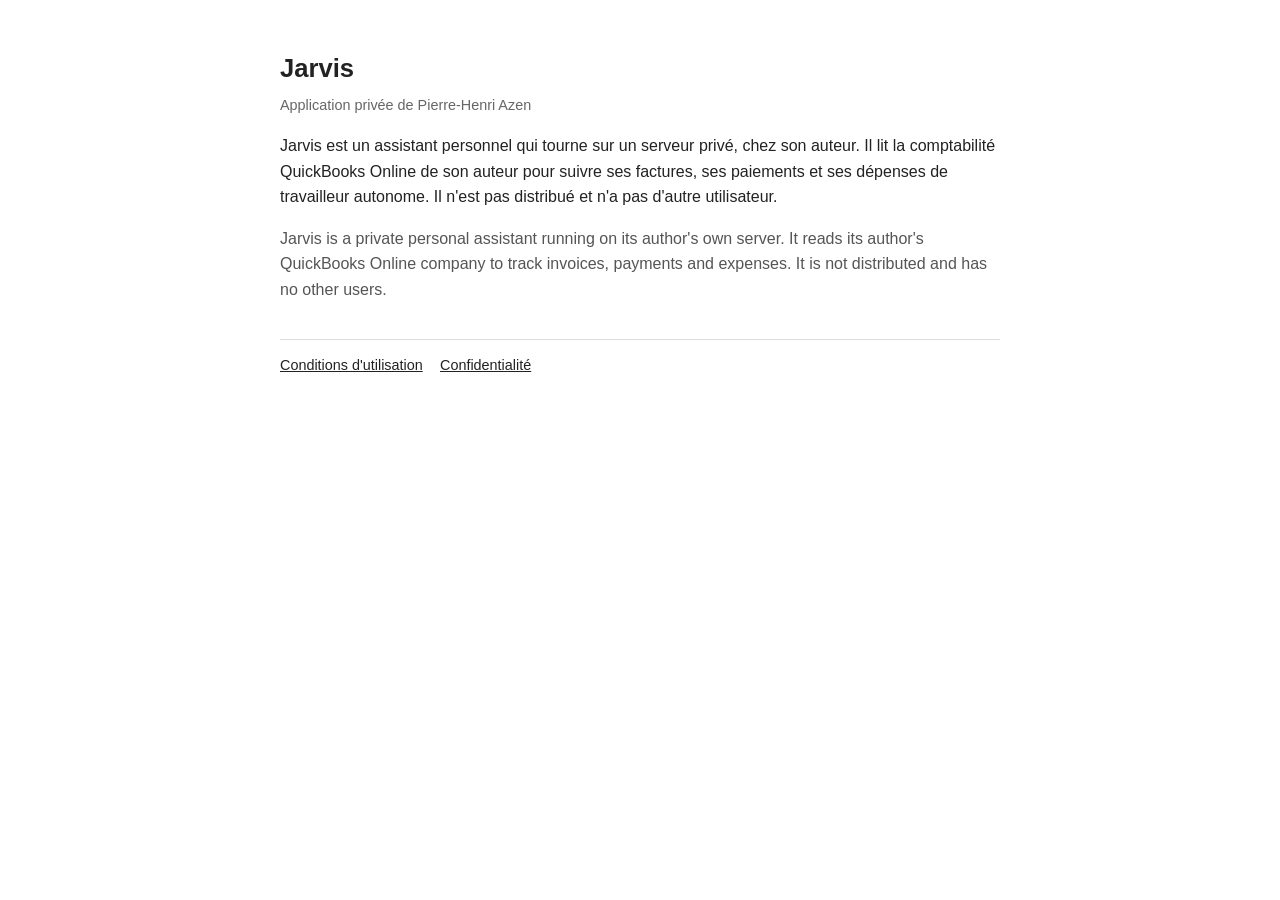
<file: index.html>
<!doctype html>
<html lang="fr"><head><meta charset="utf-8"><meta name="viewport" content="width=device-width,initial-scale=1">
<title>Jarvis</title><link rel="stylesheet" href="style.css"></head>
<body>
<h1>Jarvis</h1>
<p class="meta">Application privée de Pierre-Henri Azen</p>
<p>Jarvis est un assistant personnel qui tourne sur un serveur privé, chez son auteur. Il lit la comptabilité
QuickBooks Online de son auteur pour suivre ses factures, ses paiements et ses dépenses de travailleur autonome.
Il n'est pas distribué et n'a pas d'autre utilisateur.</p>
<p class="en">Jarvis is a private personal assistant running on its author's own server. It reads its author's
QuickBooks Online company to track invoices, payments and expenses. It is not distributed and has no other users.</p>
<nav><a href="conditions.html">Conditions d'utilisation</a><a href="confidentialite.html">Confidentialité</a></nav>
</body></html>
</file>
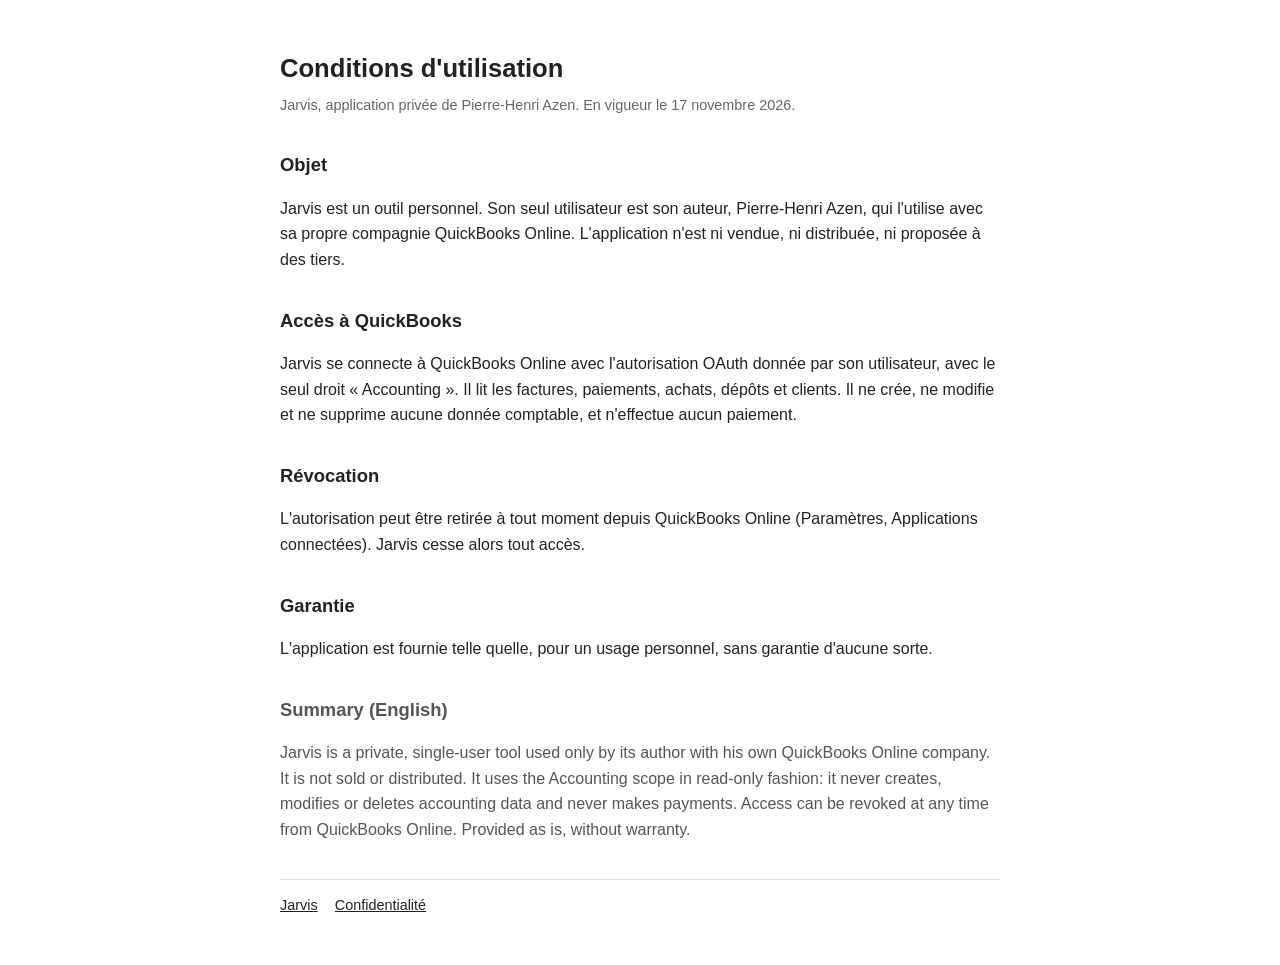
<file: conditions.html>
<!doctype html>
<html lang="fr"><head><meta charset="utf-8"><meta name="viewport" content="width=device-width,initial-scale=1">
<title>Jarvis, conditions d'utilisation</title><link rel="stylesheet" href="style.css"></head>
<body>
<h1>Conditions d'utilisation</h1>
<p class="meta">Jarvis, application privée de Pierre-Henri Azen. En vigueur le 17 novembre 2026.</p>

<h2>Objet</h2>
<p>Jarvis est un outil personnel. Son seul utilisateur est son auteur, Pierre-Henri Azen, qui l'utilise avec sa
propre compagnie QuickBooks Online. L'application n'est ni vendue, ni distribuée, ni proposée à des tiers.</p>

<h2>Accès à QuickBooks</h2>
<p>Jarvis se connecte à QuickBooks Online avec l'autorisation OAuth donnée par son utilisateur, avec le seul droit
« Accounting ». Il lit les factures, paiements, achats, dépôts et clients. Il ne crée, ne modifie et ne supprime
aucune donnée comptable, et n'effectue aucun paiement.</p>

<h2>Révocation</h2>
<p>L'autorisation peut être retirée à tout moment depuis QuickBooks Online (Paramètres, Applications connectées).
Jarvis cesse alors tout accès.</p>

<h2>Garantie</h2>
<p>L'application est fournie telle quelle, pour un usage personnel, sans garantie d'aucune sorte.</p>

<h2 class="en">Summary (English)</h2>
<p class="en">Jarvis is a private, single-user tool used only by its author with his own QuickBooks Online company.
It is not sold or distributed. It uses the Accounting scope in read-only fashion: it never creates, modifies or
deletes accounting data and never makes payments. Access can be revoked at any time from QuickBooks Online.
Provided as is, without warranty.</p>

<nav><a href="index.html">Jarvis</a><a href="confidentialite.html">Confidentialité</a></nav>
</body></html>
</file>
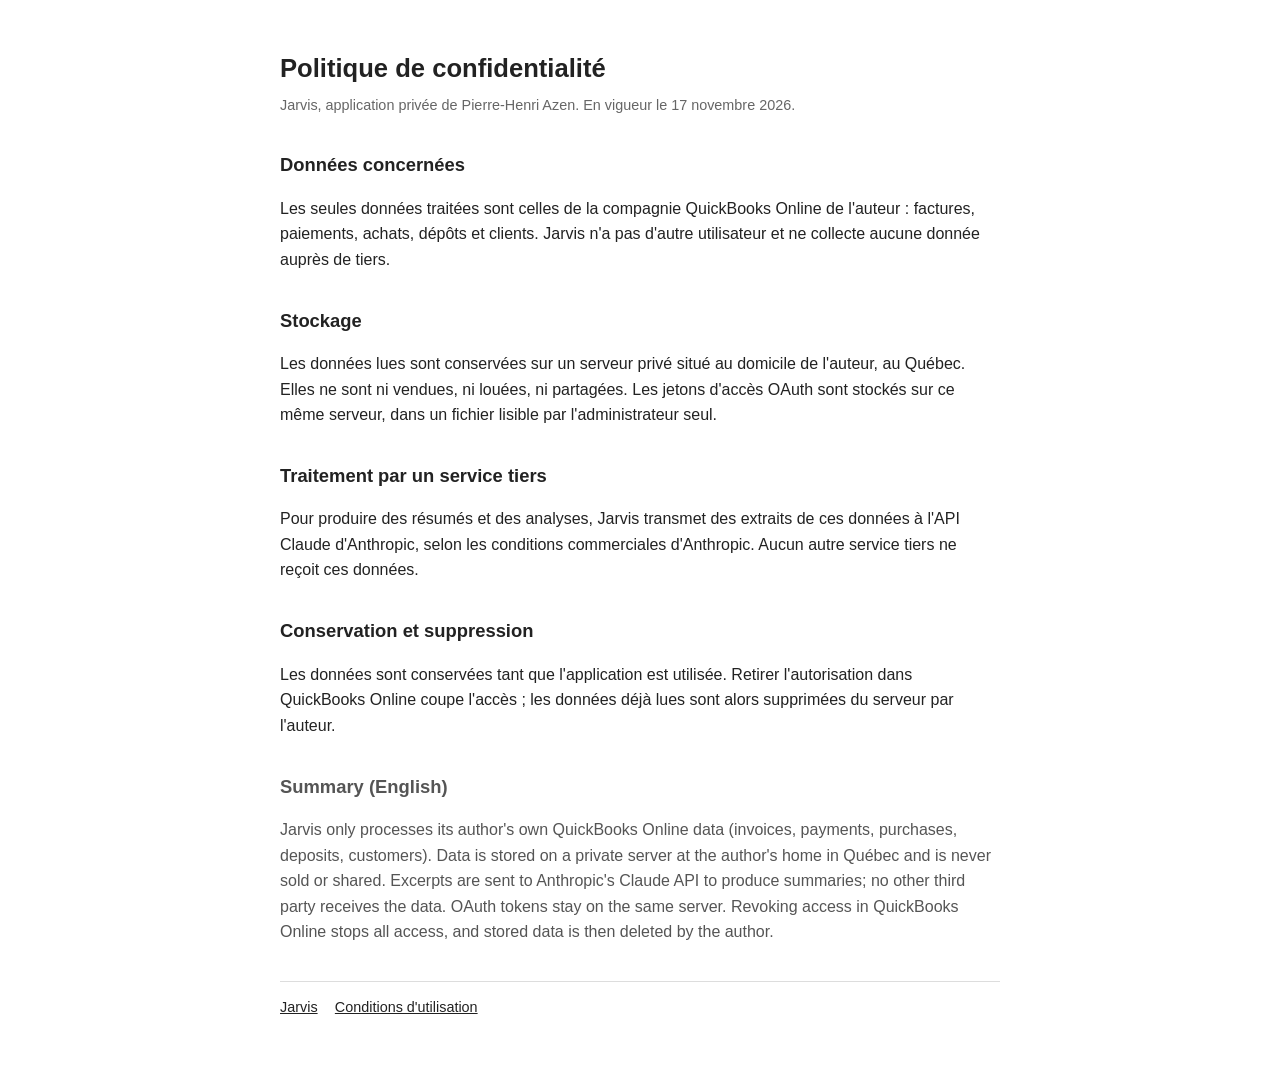
<file: confidentialite.html>
<!doctype html>
<html lang="fr"><head><meta charset="utf-8"><meta name="viewport" content="width=device-width,initial-scale=1">
<title>Jarvis, confidentialité</title><link rel="stylesheet" href="style.css"></head>
<body>
<h1>Politique de confidentialité</h1>
<p class="meta">Jarvis, application privée de Pierre-Henri Azen. En vigueur le 17 novembre 2026.</p>

<h2>Données concernées</h2>
<p>Les seules données traitées sont celles de la compagnie QuickBooks Online de l'auteur : factures, paiements,
achats, dépôts et clients. Jarvis n'a pas d'autre utilisateur et ne collecte aucune donnée auprès de tiers.</p>

<h2>Stockage</h2>
<p>Les données lues sont conservées sur un serveur privé situé au domicile de l'auteur, au Québec. Elles ne sont
ni vendues, ni louées, ni partagées. Les jetons d'accès OAuth sont stockés sur ce même serveur, dans un fichier
lisible par l'administrateur seul.</p>

<h2>Traitement par un service tiers</h2>
<p>Pour produire des résumés et des analyses, Jarvis transmet des extraits de ces données à l'API Claude
d'Anthropic, selon les conditions commerciales d'Anthropic. Aucun autre service tiers ne reçoit ces données.</p>

<h2>Conservation et suppression</h2>
<p>Les données sont conservées tant que l'application est utilisée. Retirer l'autorisation dans QuickBooks Online
coupe l'accès ; les données déjà lues sont alors supprimées du serveur par l'auteur.</p>

<h2 class="en">Summary (English)</h2>
<p class="en">Jarvis only processes its author's own QuickBooks Online data (invoices, payments, purchases, deposits,
customers). Data is stored on a private server at the author's home in Québec and is never sold or shared.
Excerpts are sent to Anthropic's Claude API to produce summaries; no other third party receives the data.
OAuth tokens stay on the same server. Revoking access in QuickBooks Online stops all access, and stored data is
then deleted by the author.</p>

<nav><a href="index.html">Jarvis</a><a href="conditions.html">Conditions d'utilisation</a></nav>
</body></html>
</file>
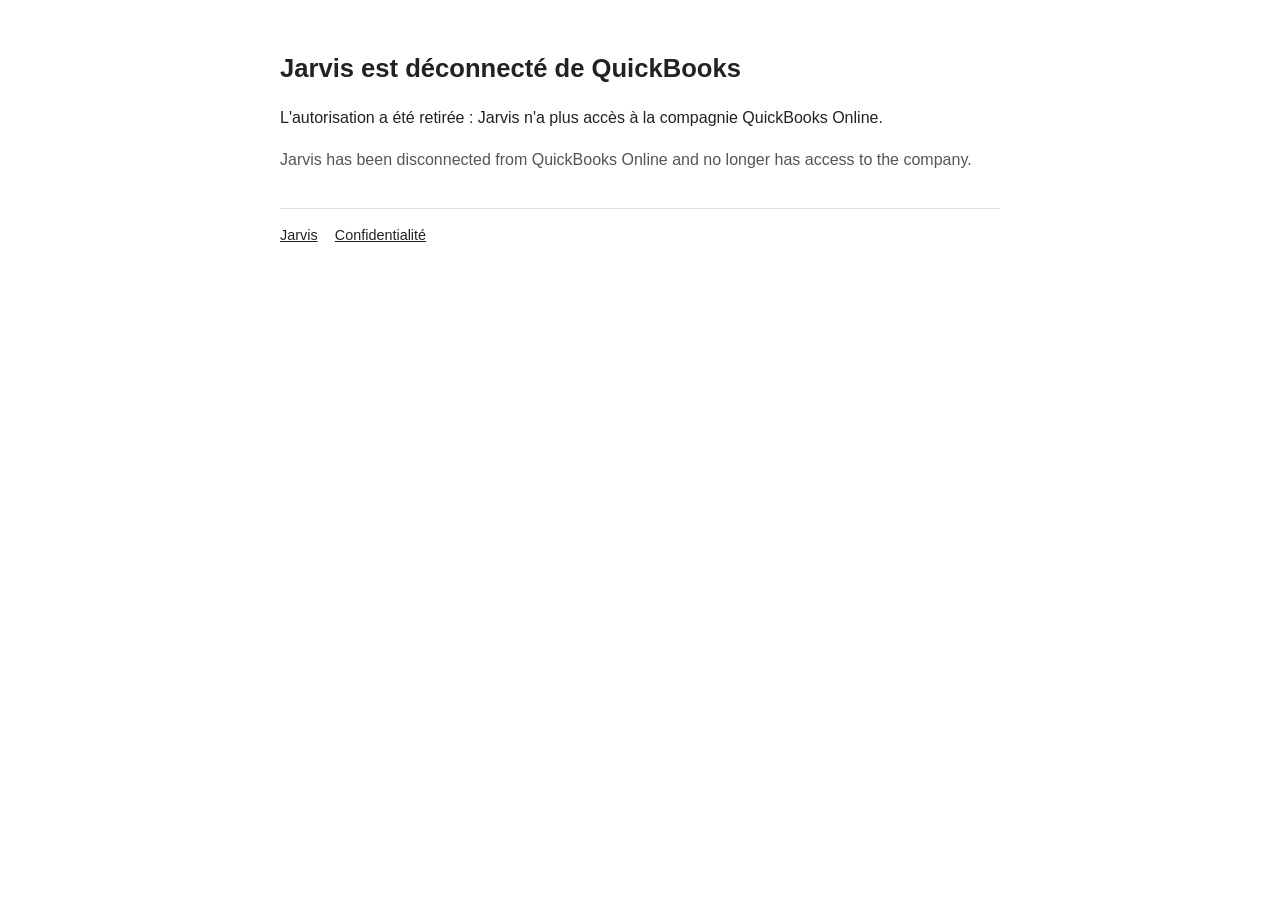
<file: deconnexion.html>
<!doctype html>
<html lang="fr"><head><meta charset="utf-8"><meta name="viewport" content="width=device-width,initial-scale=1">
<title>Jarvis, déconnecté</title><link rel="stylesheet" href="style.css"></head>
<body>
<h1>Jarvis est déconnecté de QuickBooks</h1>
<p>L'autorisation a été retirée : Jarvis n'a plus accès à la compagnie QuickBooks Online.</p>
<p class="en">Jarvis has been disconnected from QuickBooks Online and no longer has access to the company.</p>
<nav><a href="index.html">Jarvis</a><a href="confidentialite.html">Confidentialité</a></nav>
</body></html>
</file>
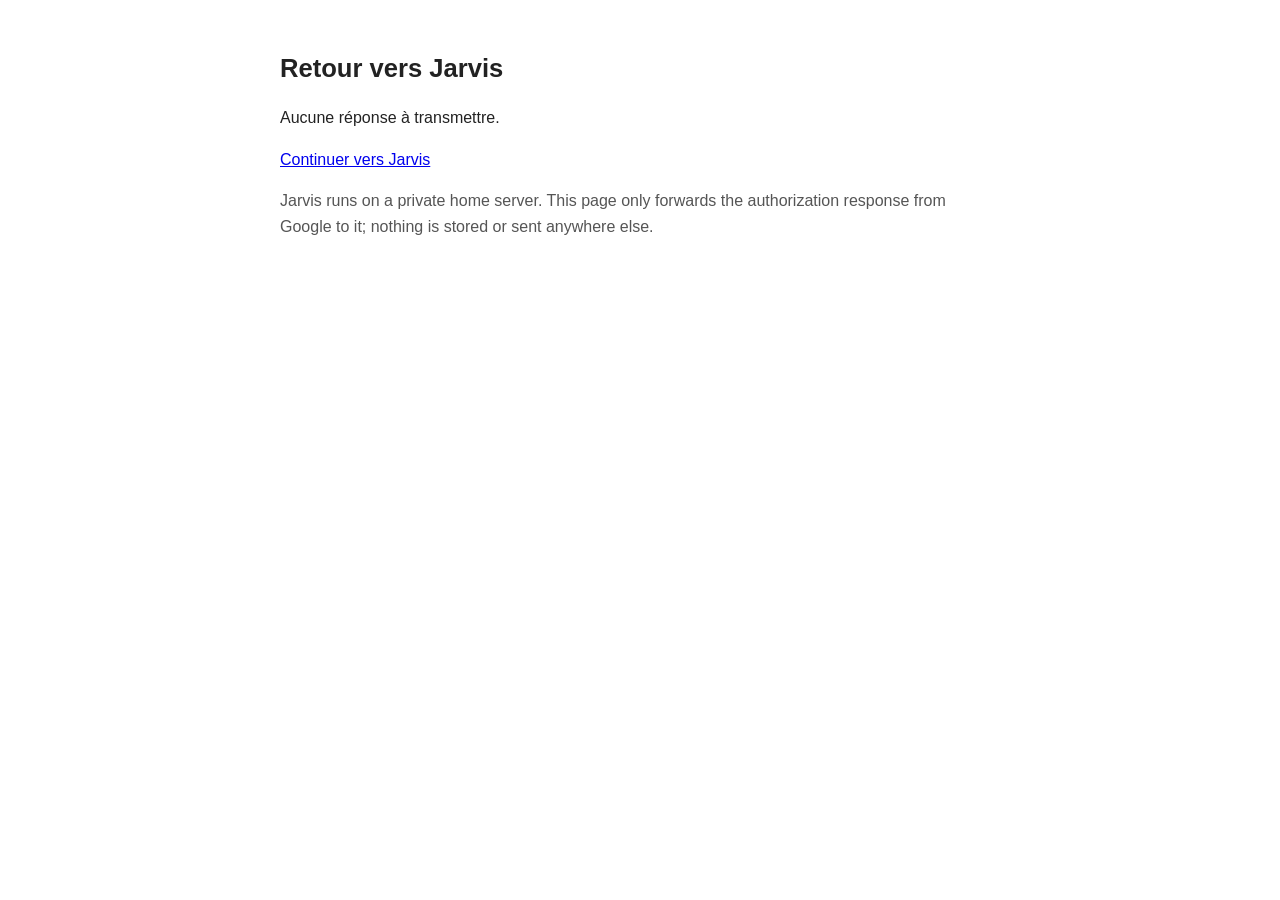
<file: retour-google.html>
<!doctype html>
<html lang="fr"><head><meta charset="utf-8"><meta name="viewport" content="width=device-width,initial-scale=1">
<title>Jarvis, retour de Google</title><link rel="stylesheet" href="style.css">
<meta name="referrer" content="no-referrer"></head>
<body>
<h1>Retour vers Jarvis</h1>
<p id="texte">Redirection vers Jarvis sur le réseau de la maison...</p>
<p><a id="lien" href="#">Continuer vers Jarvis</a></p>
<p class="en">Jarvis runs on a private home server. This page only forwards the authorization response from
Google to it; nothing is stored or sent anywhere else.</p>
<script>
  // Jarvis tourne sur le réseau de la maison. Le serveur d'autorisation exige une adresse HTTPS pour le retour :
  // cette page ne fait que transmettre la réponse du serveur d'autorisation (code, state) à Jarvis, sans rien garder.
  var JARVIS = "http://192.168.50.131:8095/google/retour";
  var cible = JARVIS + location.search;
  document.getElementById("lien").href = cible;
  if (location.search) { location.replace(cible); }
  else { document.getElementById("texte").textContent = "Aucune réponse à transmettre."; }
</script>
</body></html>
</file>
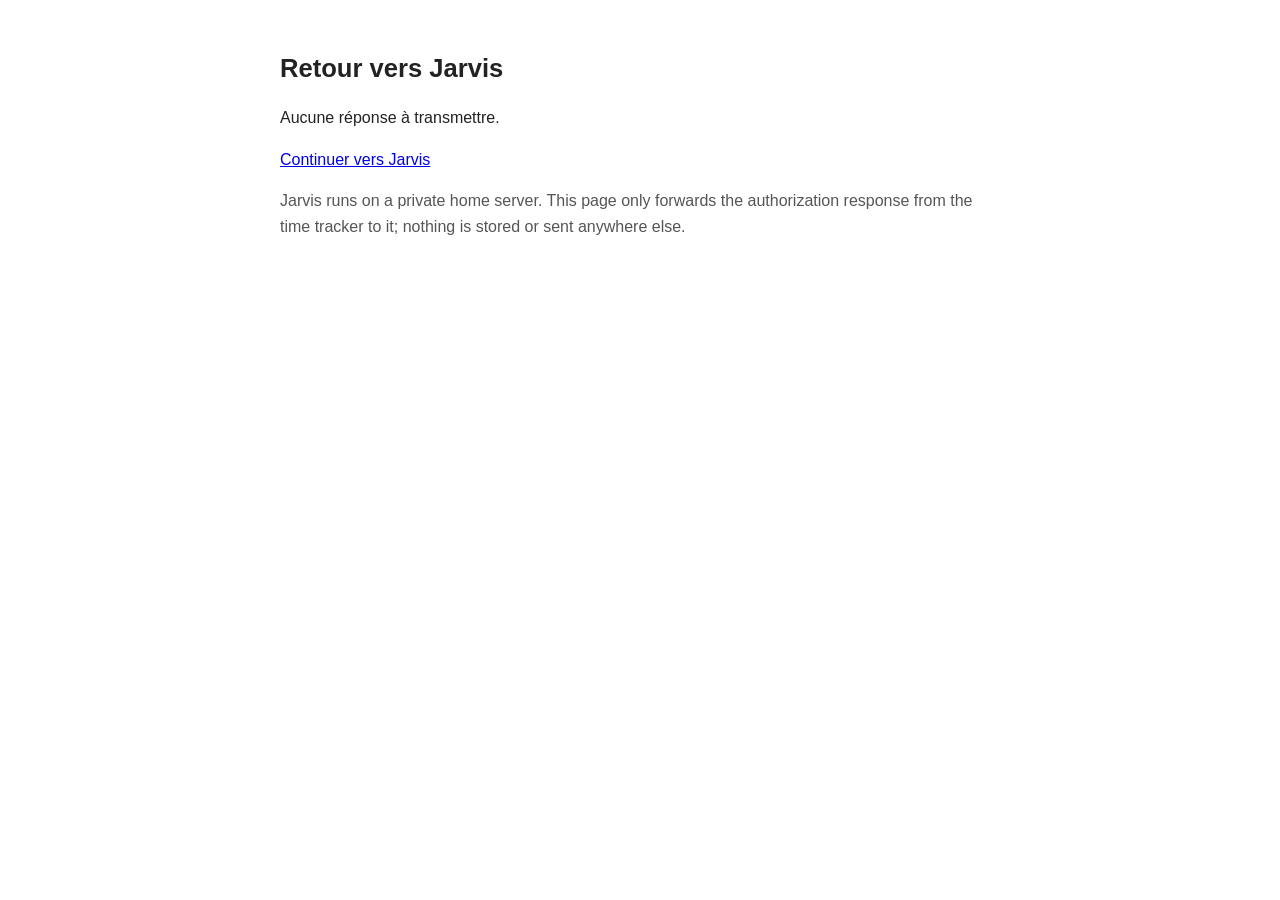
<file: retour-tracker.html>
<!doctype html>
<html lang="fr"><head><meta charset="utf-8"><meta name="viewport" content="width=device-width,initial-scale=1">
<title>Jarvis, retour du tracker d'heures</title><link rel="stylesheet" href="style.css">
<meta name="referrer" content="no-referrer"></head>
<body>
<h1>Retour vers Jarvis</h1>
<p id="texte">Redirection vers Jarvis sur le réseau de la maison...</p>
<p><a id="lien" href="#">Continuer vers Jarvis</a></p>
<p class="en">Jarvis runs on a private home server. This page only forwards the authorization response from
the time tracker to it; nothing is stored or sent anywhere else.</p>
<script>
  // Jarvis tourne sur le réseau de la maison. Le serveur d'autorisation exige une adresse HTTPS pour le retour :
  // cette page ne fait que transmettre la réponse du serveur d'autorisation (code, state) à Jarvis, sans rien garder.
  var JARVIS = "http://192.168.50.131:8095/tracker/retour";
  var cible = JARVIS + location.search;
  document.getElementById("lien").href = cible;
  if (location.search) { location.replace(cible); }
  else { document.getElementById("texte").textContent = "Aucune réponse à transmettre."; }
</script>
</body></html>
</file>
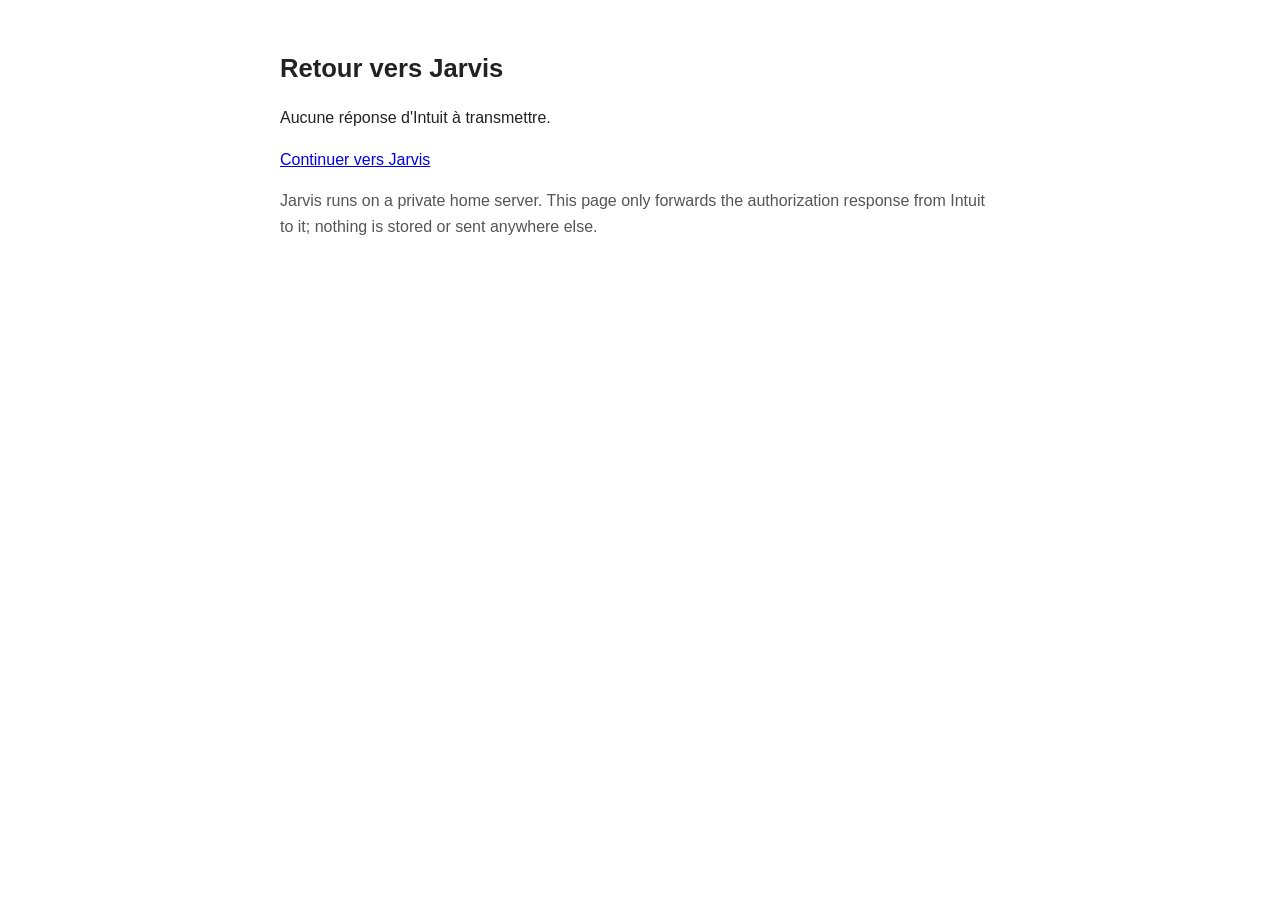
<file: retour.html>
<!doctype html>
<html lang="fr"><head><meta charset="utf-8"><meta name="viewport" content="width=device-width,initial-scale=1">
<title>Jarvis, retour de QuickBooks</title><link rel="stylesheet" href="style.css">
<meta name="referrer" content="no-referrer"></head>
<body>
<h1>Retour vers Jarvis</h1>
<p id="texte">Redirection vers Jarvis sur le réseau de la maison...</p>
<p><a id="lien" href="#">Continuer vers Jarvis</a></p>
<p class="en">Jarvis runs on a private home server. This page only forwards the authorization response from
Intuit to it; nothing is stored or sent anywhere else.</p>
<script>
  // Jarvis tourne sur le réseau de la maison. Intuit exige une adresse HTTPS publique pour le retour :
  // cette page ne fait que transmettre la réponse d'Intuit (code, state, realmId) à Jarvis, sans rien garder.
  var JARVIS = "http://192.168.50.131:8095/quickbooks/retour";
  var cible = JARVIS + location.search;
  document.getElementById("lien").href = cible;
  if (location.search) { location.replace(cible); }
  else { document.getElementById("texte").textContent = "Aucune réponse d'Intuit à transmettre."; }
</script>
</body></html>
</file>
<file: style.css>
body{font-family:-apple-system,"Segoe UI",Roboto,Helvetica,Arial,sans-serif;color:#222;background:#fff;max-width:720px;margin:48px auto;padding:0 16px;line-height:1.6}
h1{font-size:1.6em;font-weight:600;margin-bottom:.2em}
h2{font-size:1.15em;font-weight:600;margin-top:1.8em}
p.meta{color:#666;font-size:.9em;margin-top:0}
nav{margin-top:2.5em;padding-top:1em;border-top:1px solid #ddd;font-size:.9em}
nav a{color:#222;margin-right:1.2em}
.en{color:#555}
@media (prefers-color-scheme:dark){body{background:#111;color:#ddd}nav a{color:#ddd}.en,p.meta{color:#999}nav{border-color:#333}}
</file>
